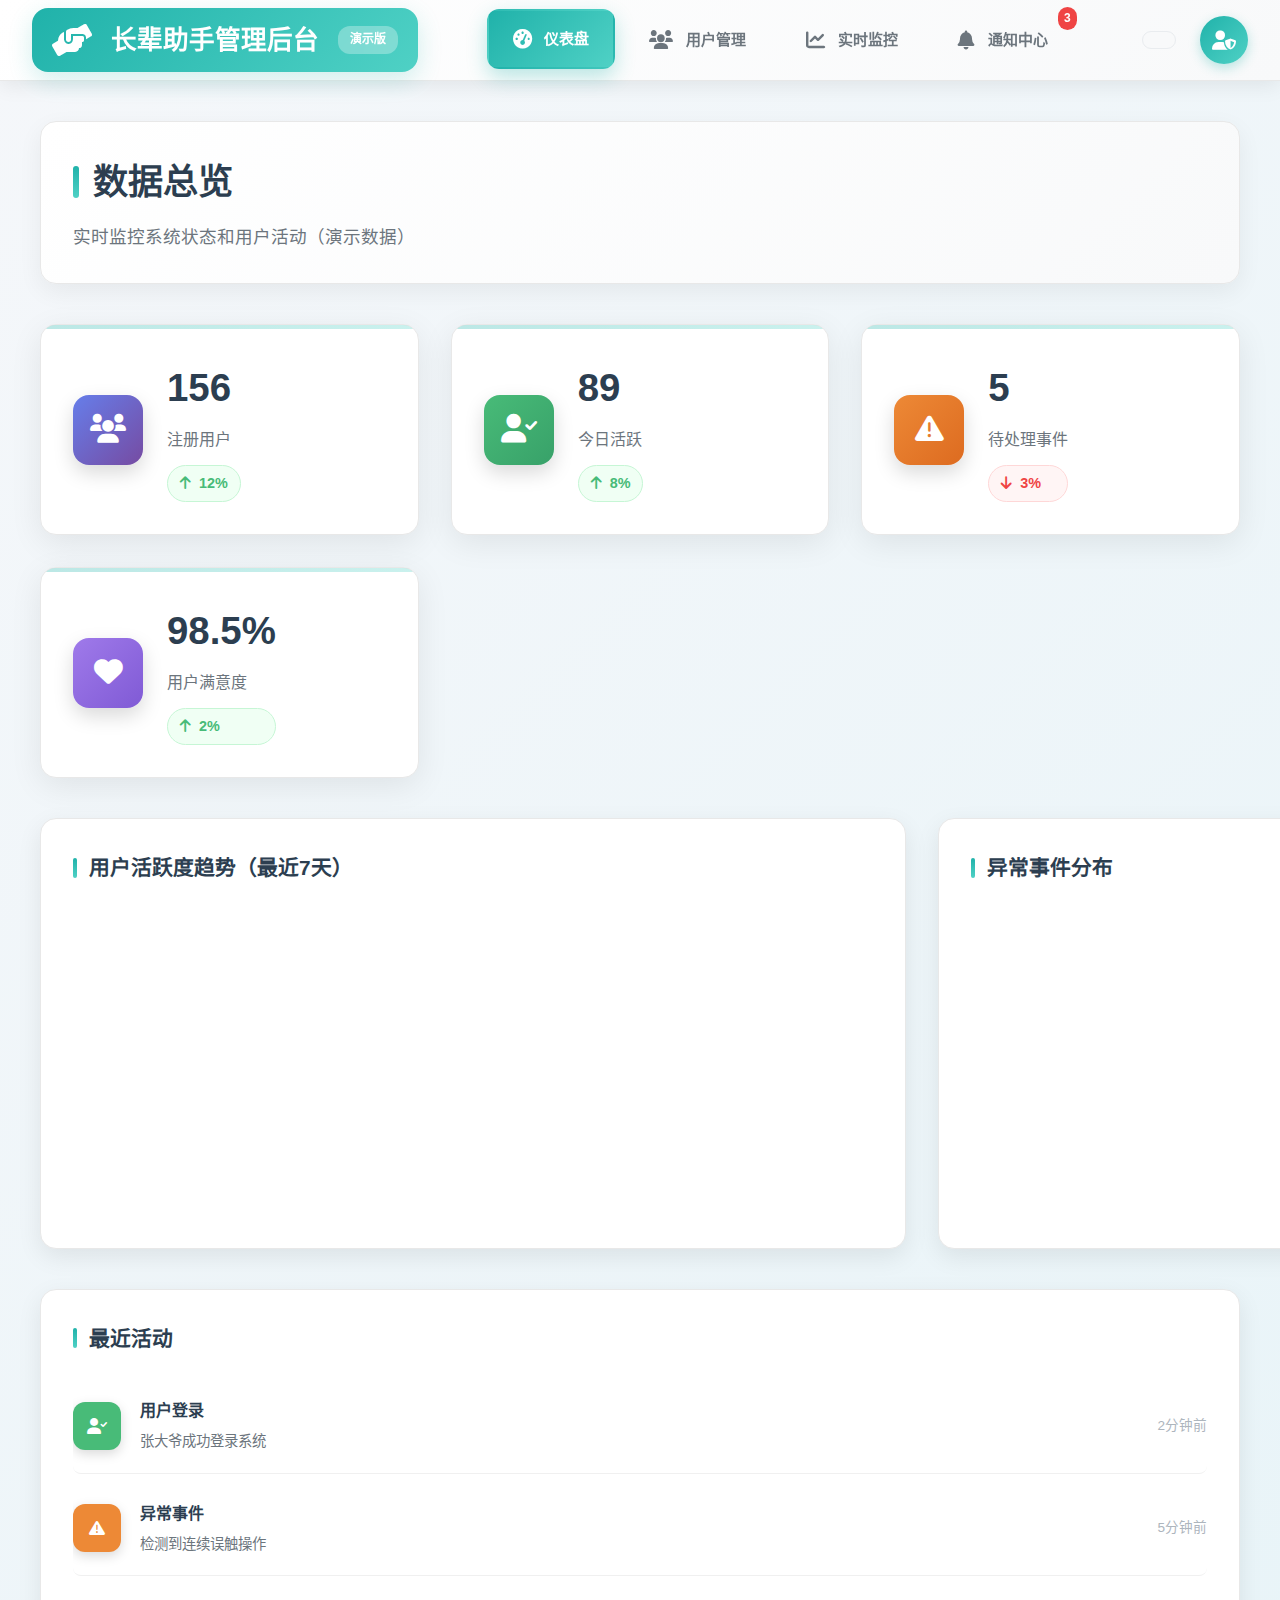
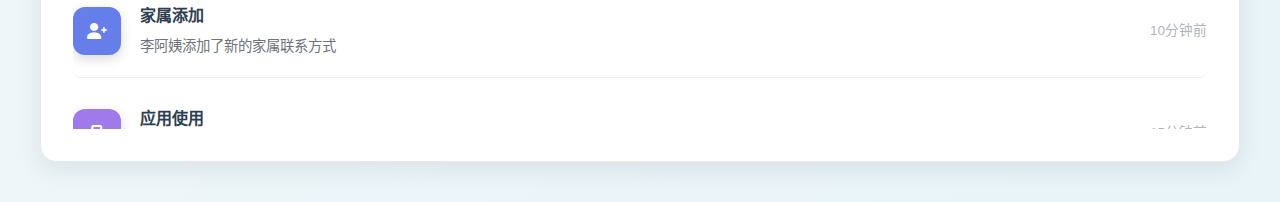
<file: demo.html>
<!DOCTYPE html>
<html lang="zh-CN">
<head>
    <meta charset="UTF-8">
    <meta name="viewport" content="width=device-width, initial-scale=1.0">
    <title>长辈级界面助手 - 家属管理后台 (演示版)</title>
    <link rel="stylesheet" href="public/styles.css">
    <link href="https://cdnjs.cloudflare.com/ajax/libs/font-awesome/6.0.0/css/all.min.css" rel="stylesheet">
    
    <!-- 现代化美化样式 -->
    <style>
        /* 现代化美化样式 - 适合老年用户的温暖设计 */
        
        /* 增强的全局样式 */
        body {
            font-family: -apple-system, BlinkMacSystemFont, 'Segoe UI', 'PingFang SC', 'Hiragino Sans GB', 'Microsoft YaHei', sans-serif;
            background: linear-gradient(135deg, #F5F7FA 0%, #E8F4F8 100%);
            min-height: 100vh;
            color: #2C3E50;
            font-size: 16px; /* 增大基础字体，适合老年用户 */
            line-height: 1.6;
        }
        
        /* 增强的应用容器 */
        .app-container {
            display: flex;
            flex-direction: column;
            min-height: 100vh;
            background: linear-gradient(135deg, #F5F7FA 0%, #E8F4F8 100%);
            position: relative;
        }
        
        .app-container::before {
            content: '';
            position: absolute;
            top: 0;
            left: 0;
            right: 0;
            bottom: 0;
            background: url('data:image/svg+xml,<svg width="60" height="60" viewBox="0 0 60 60" xmlns="http://www.w3.org/2000/svg"><g fill="none" fill-rule="evenodd"><g fill="%2320B2AA" fill-opacity="0.03"><circle cx="30" cy="30" r="4"/></g></svg>') repeat;
            pointer-events: none;
        }
        
        /* 增强的头部样式 */
        .header {
            background: linear-gradient(135deg, #fff 0%, #f8f9fa 100%);
            box-shadow: 0 4px 20px rgba(0, 0, 0, 0.08);
            position: sticky;
            top: 0;
            z-index: 1000;
            border-bottom: 1px solid #e8e8e8;
        }
        
        .header-content {
            display: flex;
            align-items: center;
            justify-content: space-between;
            padding: 0 2rem;
            height: 80px; /* 增加高度，更适合老年用户 */
            max-width: 1400px;
            margin: 0 auto;
        }
        
        /* 增强的Logo样式 */
        .logo {
            display: flex;
            align-items: center;
            gap: 1.2rem;
            padding: 12px 20px;
            background: linear-gradient(135deg, #20B2AA 0%, #4FD1C5 100%);
            border-radius: 16px;
            box-shadow: 0 8px 24px rgba(32, 178, 170, 0.2);
            transition: all 0.3s cubic-bezier(0.175, 0.885, 0.32, 1.275);
        }
        
        .logo:hover {
            transform: translateY(-2px);
            box-shadow: 0 12px 32px rgba(32, 178, 170, 0.3);
        }
        
        .logo i {
            font-size: 2rem;
            color: #fff;
        }
        
        .logo h1 {
            font-size: 1.6rem;
            font-weight: 700;
            color: #fff;
            margin: 0;
        }
        
        .demo-badge {
            background: rgba(255, 255, 255, 0.3);
            color: #fff;
            padding: 4px 12px;
            border-radius: 12px;
            font-size: 0.75rem;
            font-weight: 600;
            backdrop-filter: blur(10px);
        }
        
        /* 增强的导航菜单 */
        .nav-menu {
            display: flex;
            gap: 0.5rem;
            flex: 1;
            justify-content: center;
        }
        
        .nav-item {
            display: flex;
            align-items: center;
            gap: 0.8rem;
            padding: 1rem 1.5rem;
            border-radius: 12px;
            text-decoration: none;
            color: #6c757d;
            font-weight: 600;
            font-size: 15px;
            transition: all 0.3s cubic-bezier(0.175, 0.885, 0.32, 1.275);
            position: relative;
            border: 2px solid transparent;
        }
        
        .nav-item:hover {
            background: linear-gradient(135deg, #f0f7ff 0%, #e6f7ff 100%);
            color: #20B2AA;
            transform: translateY(-2px);
            border-color: rgba(32, 178, 170, 0.3);
        }
        
        .nav-item.active {
            background: linear-gradient(135deg, #20B2AA 0%, #4FD1C5 100%);
            color: #fff;
            box-shadow: 0 8px 20px rgba(32, 178, 170, 0.3);
            transform: translateY(-1px);
        }
        
        .nav-item i {
            font-size: 1.2rem;
        }
        
        /* 增强的用户信息区域 */
        .user-info {
            display: flex;
            align-items: center;
            gap: 1.5rem;
        }
        
        .current-time {
            font-size: 1rem;
            color: #6c757d;
            font-weight: 500;
            padding: 8px 16px;
            background: #f8f9fa;
            border-radius: 20px;
            border: 1px solid #e9ecef;
        }
        
        .user-avatar {
            width: 48px;
            height: 48px;
            border-radius: 50%;
            background: linear-gradient(135deg, #20B2AA 0%, #4FD1C5 100%);
            display: flex;
            align-items: center;
            justify-content: center;
            color: #fff;
            font-size: 1.2rem;
            box-shadow: 0 4px 12px rgba(32, 178, 170, 0.3);
            transition: all 0.3s ease;
        }
        
        .user-avatar:hover {
            transform: scale(1.1);
            box-shadow: 0 6px 20px rgba(32, 178, 170, 0.4);
        }
        
        /* 增强的主要内容区域 */
        .main-content {
            flex: 1;
            padding: 2.5rem;
            max-width: 1400px;
            margin: 0 auto;
            width: 100%;
            position: relative;
            z-index: 1;
        }
        
        /* 增强的页面标题 */
        .page-header {
            margin-bottom: 2.5rem;
            padding: 2rem;
            background: linear-gradient(135deg, #fff 0%, #f8f9fa 100%);
            border-radius: 16px;
            box-shadow: 0 8px 24px rgba(0, 0, 0, 0.06);
            border: 1px solid #e8e8e8;
        }
        
        .page-header h2 {
            font-size: 2.2rem;
            font-weight: 700;
            color: #2C3E50;
            margin-bottom: 0.8rem;
            position: relative;
            padding-left: 20px;
        }
        
        .page-header h2::before {
            content: '';
            position: absolute;
            left: 0;
            top: 50%;
            transform: translateY(-50%);
            width: 6px;
            height: 32px;
            background: linear-gradient(180deg, #20B2AA 0%, #4FD1C5 100%);
            border-radius: 3px;
        }
        
        .page-header p {
            color: #6c757d;
            font-size: 1.1rem;
            margin: 0;
        }
        
        /* 增强的统计卡片网格 */
        .stats-grid {
            display: grid;
            grid-template-columns: repeat(auto-fit, minmax(280px, 1fr));
            gap: 2rem;
            margin-bottom: 2.5rem;
        }
        
        .stat-card {
            background: #fff;
            border-radius: 16px;
            padding: 2rem;
            box-shadow: 0 8px 32px rgba(0, 0, 0, 0.08);
            display: flex;
            align-items: center;
            gap: 1.5rem;
            transition: all 0.4s cubic-bezier(0.175, 0.885, 0.32, 1.275);
            position: relative;
            overflow: hidden;
            border: 1px solid #e8e8e8;
        }
        
        .stat-card::before {
            content: '';
            position: absolute;
            top: 0;
            left: 0;
            right: 0;
            height: 4px;
            background: linear-gradient(90deg, rgba(32, 178, 170, 0.3) 0%, rgba(79, 209, 197, 0.3) 100%);
        }
        
        .stat-card:hover {
            transform: translateY(-8px) scale(1.02);
            box-shadow: 0 16px 48px rgba(0, 0, 0, 0.15);
        }
        
        .stat-icon {
            width: 70px;
            height: 70px;
            border-radius: 16px;
            display: flex;
            align-items: center;
            justify-content: center;
            font-size: 1.8rem;
            color: #fff;
            box-shadow: 0 8px 20px rgba(0, 0, 0, 0.15);
            transition: all 0.3s ease;
        }
        
        .stat-card:hover .stat-icon {
            transform: rotate(10deg) scale(1.1);
        }
        
        .stat-icon.blue { background: linear-gradient(135deg, #667eea, #764ba2); }
        .stat-icon.green { background: linear-gradient(135deg, #48bb78, #38a169); }
        .stat-icon.orange { background: linear-gradient(135deg, #ed8936, #dd6b20); }
        .stat-icon.purple { background: linear-gradient(135deg, #9f7aea, #805ad5); }
        
        .stat-content h3 {
            font-size: 2.4rem;
            font-weight: 700;
            color: #2C3E50;
            margin-bottom: 0.5rem;
        }
        
        .stat-content p {
            color: #6c757d;
            font-size: 1rem;
            margin-bottom: 0.8rem;
            font-weight: 500;
        }
        
        .stat-change {
            font-size: 0.9rem;
            font-weight: 600;
            display: flex;
            align-items: center;
            gap: 0.5rem;
            padding: 6px 12px;
            border-radius: 20px;
            background: #f8f9fa;
        }
        
        .stat-change.positive {
            color: #48bb78;
            background: #f0fff4;
            border: 1px solid #c6f6d5;
        }
        .stat-change.negative {
            color: #ef4444;
            background: #fff5f5;
            border: 1px solid #fed7d7;
        }
        
        /* 增强的图表容器 */
        .dashboard-charts {
            display: grid;
            grid-template-columns: 2fr 1fr;
            gap: 2rem;
            margin-bottom: 2.5rem;
        }
        
        .chart-container {
            background: #fff;
            border-radius: 16px;
            padding: 2rem;
            box-shadow: 0 8px 24px rgba(0, 0, 0, 0.08);
            border: 1px solid #e8e8e8;
        }
        
        .chart-container h3 {
            font-size: 1.3rem;
            font-weight: 600;
            color: #2C3E50;
            margin-bottom: 1.5rem;
            position: relative;
            padding-left: 16px;
        }
        
        .chart-container h3::before {
            content: '';
            position: absolute;
            left: 0;
            top: 50%;
            transform: translateY(-50%);
            width: 4px;
            height: 20px;
            background: linear-gradient(180deg, #20B2AA 0%, #4FD1C5 100%);
            border-radius: 2px;
        }
        
        /* 增强的最近活动 */
        .recent-activities {
            background: #fff;
            border-radius: 16px;
            padding: 2rem;
            box-shadow: 0 8px 24px rgba(0, 0, 0, 0.08);
            border: 1px solid #e8e8e8;
        }
        
        .recent-activities h3 {
            font-size: 1.3rem;
            font-weight: 600;
            color: #2C3E50;
            margin-bottom: 1.5rem;
            position: relative;
            padding-left: 16px;
        }
        
        .recent-activities h3::before {
            content: '';
            position: absolute;
            left: 0;
            top: 50%;
            transform: translateY(-50%);
            width: 4px;
            height: 20px;
            background: linear-gradient(180deg, #20B2AA 0%, #4FD1C5 100%);
            border-radius: 2px;
        }
        
        .activity-list {
            max-height: 350px;
            overflow-y: auto;
        }
        
        .activity-item {
            display: flex;
            align-items: center;
            gap: 1.2rem;
            padding: 1.2rem 0;
            border-bottom: 1px solid #f0f0f0;
            transition: all 0.3s ease;
            border-radius: 8px;
            margin-bottom: 0.5rem;
        }
        
        .activity-item:hover {
            background: #f8f9fa;
            padding-left: 1rem;
            padding-right: 1rem;
        }
        
        .activity-item:last-child {
            border-bottom: none;
        }
        
        .activity-icon {
            width: 48px;
            height: 48px;
            border-radius: 12px;
            display: flex;
            align-items: center;
            justify-content: center;
            font-size: 1rem;
            color: #fff;
            box-shadow: 0 4px 12px rgba(0, 0, 0, 0.15);
            transition: all 0.3s ease;
        }
        
        .activity-item:hover .activity-icon {
            transform: scale(1.1) rotate(5deg);
        }
        
        .activity-content {
            flex: 1;
        }
        
        .activity-content h4 {
            font-size: 1rem;
            font-weight: 600;
            color: #2C3E50;
            margin-bottom: 0.4rem;
        }
        
        .activity-content p {
            font-size: 0.9rem;
            color: #6c757d;
            margin: 0;
        }
        
        .activity-time {
            font-size: 0.85rem;
            color: #adb5bd;
            font-weight: 500;
        }
        
        /* 增强的按钮样式 */
        .btn {
            padding: 1rem 2rem;
            border: none;
            border-radius: 12px;
            font-weight: 600;
            cursor: pointer;
            transition: all 0.3s cubic-bezier(0.175, 0.885, 0.32, 1.275);
            display: inline-flex;
            align-items: center;
            gap: 0.8rem;
            font-size: 1rem;
            box-shadow: 0 4px 12px rgba(0, 0, 0, 0.1);
        }
        
        .btn-primary {
            background: linear-gradient(135deg, #20B2AA 0%, #4FD1C5 100%);
            color: #fff;
            border: 2px solid transparent;
        }
        
        .btn-primary:hover {
            transform: translateY(-2px);
            box-shadow: 0 8px 24px rgba(32, 178, 170, 0.3);
        }
        
        .btn-secondary {
            background: #f8f9fa;
            color: #495057;
            border: 2px solid #e9ecef;
        }
        
        .btn-secondary:hover {
            background: #e9ecef;
            transform: translateY(-1px);
        }
        
        .btn-danger {
            background: linear-gradient(135deg, #ef4444 0%, #dc2626 100%);
            color: #fff;
        }
        
        .btn-danger:hover {
            transform: translateY(-2px);
            box-shadow: 0 8px 24px rgba(239, 68, 68, 0.3);
        }
        
        /* 响应式设计增强 */
        @media (max-width: 768px) {
            .header-content {
                padding: 0 1rem;
                height: 70px;
            }
            
            .main-content {
                padding: 1.5rem;
            }
            
            .stats-grid {
                grid-template-columns: repeat(auto-fit, minmax(250px, 1fr));
                gap: 1.5rem;
            }
            
            .dashboard-charts {
                grid-template-columns: 1fr;
                gap: 1.5rem;
            }
            
            .page-header {
                padding: 1.5rem;
            }
            
            .page-header h2 {
                font-size: 1.8rem;
            }
            
            .nav-menu {
                gap: 0.3rem;
            }
            
            .nav-item {
                padding: 0.8rem 1rem;
                font-size: 14px;
            }
            
            .nav-item span {
                display: none; /* 移动端隐藏文字，只显示图标 */
            }
        }
        
        @media (max-width: 576px) {
            .stats-grid {
                grid-template-columns: 1fr;
            }
            
            .stat-card {
                padding: 1.5rem;
            }
            
            .stat-icon {
                width: 60px;
                height: 60px;
                font-size: 1.5rem;
            }
            
            .stat-content h3 {
                font-size: 2rem;
            }
            
            .logo {
                padding: 8px 16px;
            }
            
            .logo h1 {
                font-size: 1.3rem;
            }
            
            .demo-badge {
                display: none;
            }
        }
        
        /* 动画效果 */
        @keyframes fadeIn {
            from {
                opacity: 0;
                transform: translateY(20px);
            }
            to {
                opacity: 1;
                transform: translateY(0);
            }
        }
        
        @keyframes slideInUp {
            from {
                opacity: 0;
                transform: translateY(30px);
            }
            to {
                opacity: 1;
                transform: translateY(0);
            }
        }
        
        @keyframes pulse {
            0% {
                transform: scale(1);
                opacity: 1;
            }
            50% {
                transform: scale(1.05);
                opacity: 0.8;
            }
            100% {
                transform: scale(1);
                opacity: 1;
            }
        }
        
        .page.active {
            display: block;
            animation: fadeIn 0.6s cubic-bezier(0.175, 0.885, 0.32, 1.275);
        }
        
        .stat-card {
            animation: slideInUp 0.6s cubic-bezier(0.175, 0.885, 0.32, 1.275);
        }
        
        .stat-card:nth-child(1) { animation-delay: 0.1s; }
        .stat-card:nth-child(2) { animation-delay: 0.2s; }
        .stat-card:nth-child(3) { animation-delay: 0.3s; }
        .stat-card:nth-child(4) { animation-delay: 0.4s; }
        
        /* 高对比度模式支持 */
        @media (prefers-contrast: high) {
            .stat-card {
                border: 2px solid #000;
            }
            
            .nav-item {
                border: 2px solid #000;
            }
            
            .btn {
                border: 2px solid #000;
            }
        }
        
        /* 减少动画模式支持 */
        @media (prefers-reduced-motion: reduce) {
            *,
            *::before,
            *::after {
                animation-duration: 0.01ms !important;
                animation-iteration-count: 1 !important;
                transition-duration: 0.01ms !important;
            }
        }
        
        /* 深色模式支持 */
        @media (prefers-color-scheme: dark) {
            body {
                background: linear-gradient(135deg, #1a1a1a 0%, #2d2d2d 100%);
                color: #fff;
            }
            
            .header {
                background: linear-gradient(135deg, #2d2d2d 0%, #404040 100%);
            }
            
            .page-header,
            .stat-card,
            .chart-container,
            .recent-activities {
                background: #2d2d2d;
                border-color: #404040;
            }
            
            .page-header h2,
            .stat-content h3,
            .chart-container h3,
            .recent-activities h3 {
                color: #fff;
            }
            
            .stat-content p,
            .activity-content p,
            .activity-time {
                color: #ccc;
            }
        }
    </style>
</head>
<body>
    <div class="app-container">
        <!-- 顶部导航栏 -->
        <header class="header">
            <div class="header-content">
                <div class="logo">
                    <i class="fas fa-hands-helping"></i>
                    <h1>长辈助手管理后台</h1>
                    <span class="demo-badge">演示版</span>
                </div>
                <nav class="nav-menu">
                    <a href="#dashboard" class="nav-item active" data-page="dashboard">
                        <i class="fas fa-tachometer-alt"></i>
                        <span>仪表盘</span>
                    </a>
                    <a href="#users" class="nav-item" data-page="users">
                        <i class="fas fa-users"></i>
                        <span>用户管理</span>
                    </a>
                    <a href="#monitoring" class="nav-item" data-page="monitoring">
                        <i class="fas fa-chart-line"></i>
                        <span>实时监控</span>
                    </a>
                    <a href="#notifications" class="nav-item" data-page="notifications">
                        <i class="fas fa-bell"></i>
                        <span>通知中心</span>
                        <span class="notification-badge" id="notificationBadge">3</span>
                    </a>
                </nav>
                <div class="user-info">
                    <span class="current-time" id="currentTime"></span>
                    <div class="user-avatar">
                        <i class="fas fa-user-shield"></i>
                    </div>
                </div>
            </div>
        </header>

        <!-- 主要内容区域 -->
        <main class="main-content">
            <!-- 仪表盘页面 -->
            <div class="page dashboard-page active" id="dashboard">
                <div class="page-header">
                    <h2>数据总览</h2>
                    <p>实时监控系统状态和用户活动（演示数据）</p>
                </div>

                <div class="stats-grid">
                    <div class="stat-card">
                        <div class="stat-icon blue">
                            <i class="fas fa-users"></i>
                        </div>
                        <div class="stat-content">
                            <h3>156</h3>
                            <p>注册用户</p>
                            <span class="stat-change positive">
                                <i class="fas fa-arrow-up"></i> 12%
                            </span>
                        </div>
                    </div>

                    <div class="stat-card">
                        <div class="stat-icon green">
                            <i class="fas fa-user-check"></i>
                        </div>
                        <div class="stat-content">
                            <h3>89</h3>
                            <p>今日活跃</p>
                            <span class="stat-change positive">
                                <i class="fas fa-arrow-up"></i> 8%
                            </span>
                        </div>
                    </div>

                    <div class="stat-card">
                        <div class="stat-icon orange">
                            <i class="fas fa-exclamation-triangle"></i>
                        </div>
                        <div class="stat-content">
                            <h3>5</h3>
                            <p>待处理事件</p>
                            <span class="stat-change negative">
                                <i class="fas fa-arrow-down"></i> 3%
                            </span>
                        </div>
                    </div>

                    <div class="stat-card">
                        <div class="stat-icon purple">
                            <i class="fas fa-heart"></i>
                        </div>
                        <div class="stat-content">
                            <h3>98.5%</h3>
                            <p>用户满意度</p>
                            <span class="stat-change positive">
                                <i class="fas fa-arrow-up"></i> 2%
                            </span>
                        </div>
                    </div>
                </div>

                <div class="dashboard-charts">
                    <div class="chart-container">
                        <h3>用户活跃度趋势（最近7天）</h3>
                        <canvas id="activityChart" width="800" height="300"></canvas>
                    </div>
                    <div class="chart-container">
                        <h3>异常事件分布</h3>
                        <canvas id="eventsChart" width="400" height="300"></canvas>
                    </div>
                </div>

                <div class="recent-activities">
                    <h3>最近活动</h3>
                    <div class="activity-list" id="recentActivities">
                        <div class="activity-item">
                            <div class="activity-icon" style="background: #48bb78">
                                <i class="fas fa-user-check"></i>
                            </div>
                            <div class="activity-content">
                                <h4>用户登录</h4>
                                <p>张大爷成功登录系统</p>
                            </div>
                            <div class="activity-time">2分钟前</div>
                        </div>
                        <div class="activity-item">
                            <div class="activity-icon" style="background: #ed8936">
                                <i class="fas fa-exclamation-triangle"></i>
                            </div>
                            <div class="activity-content">
                                <h4>异常事件</h4>
                                <p>检测到连续误触操作</p>
                            </div>
                            <div class="activity-time">5分钟前</div>
                        </div>
                        <div class="activity-item">
                            <div class="activity-icon" style="background: #667eea">
                                <i class="fas fa-user-plus"></i>
                            </div>
                            <div class="activity-content">
                                <h4>家属添加</h4>
                                <p>李阿姨添加了新的家属联系方式</p>
                            </div>
                            <div class="activity-time">10分钟前</div>
                        </div>
                        <div class="activity-item">
                            <div class="activity-icon" style="background: #9f7aea">
                                <i class="fas fa-mobile-alt"></i>
                            </div>
                            <div class="activity-content">
                                <h4>应用使用</h4>
                                <p>王大爷正在使用微信</p>
                            </div>
                            <div class="activity-time">15分钟前</div>
                        </div>
                        <div class="activity-item">
                            <div class="activity-icon" style="background: #ef4444">
                                <i class="fas fa-hands-helping"></i>
                            </div>
                            <div class="activity-content">
                                <h4>求助请求</h4>
                                <p>用户请求远程协助</p>
                            </div>
                            <div class="activity-time">20分钟前</div>
                        </div>
                    </div>
                </div>
            </div>

            <!-- 用户管理页面 -->
            <div class="page users-page" id="users">
                <div class="page-header">
                    <div class="header-left">
                        <h2>用户管理</h2>
                        <p>管理和查看所有注册用户信息（演示数据）</p>
                    </div>
                    <button class="btn btn-primary" onclick="showDemoNotification()">
                        <i class="fas fa-plus"></i>
                        添加用户（演示）
                    </button>
                </div>

                <div class="users-filters">
                    <div class="filter-group">
                        <input type="text" placeholder="搜索用户姓名或手机号" id="userSearch">
                        <i class="fas fa-search"></i>
                    </div>
                    <select id="statusFilter">
                        <option value="">所有状态</option>
                        <option value="active">活跃用户</option>
                        <option value="inactive">非活跃用户</option>
                    </select>
                </div>

                <div class="users-table-container">
                    <table class="users-table">
                        <thead>
                            <tr>
                                <th>用户信息</th>
                                <th>设备ID</th>
                                <th>主要家属</th>
                                <th>注册时间</th>
                                <th>最后活跃</th>
                                <th>状态</th>
                                <th>操作</th>
                            </tr>
                        </thead>
                        <tbody id="usersTableBody">
                            <tr>
                                <td>
                                    <div class="user-info-cell">
                                        <div class="user-avatar-small">张</div>
                                        <div class="user-details">
                                            <h4>张大爷</h4>
                                            <p>138****5678</p>
                                        </div>
                                    </div>
                                </td>
                                <td>DEVICE_001</td>
                                <td>张小明 (子女)</td>
                                <td>2024-01-15 09:30</td>
                                <td>2024-12-11 14:23</td>
                                <td><span class="status-badge active">活跃</span></td>
                                <td>
                                    <div class="action-buttons">
                                        <button class="action-btn" title="查看详情"><i class="fas fa-eye"></i></button>
                                        <button class="action-btn" title="添加家属"><i class="fas fa-user-plus"></i></button>
                                        <button class="action-btn" title="编辑用户"><i class="fas fa-edit"></i></button>
                                        <button class="action-btn" title="删除用户"><i class="fas fa-trash"></i></button>
                                    </div>
                                </td>
                            </tr>
                            <tr>
                                <td>
                                    <div class="user-info-cell">
                                        <div class="user-avatar-small">李</div>
                                        <div class="user-details">
                                            <h4>李阿姨</h4>
                                            <p>139****1234</p>
                                        </div>
                                    </div>
                                </td>
                                <td>DEVICE_002</td>
                                <td>李小红 (子女)</td>
                                <td>2024-02-20 10:15</td>
                                <td>2024-12-11 13:45</td>
                                <td><span class="status-badge active">活跃</span></td>
                                <td>
                                    <div class="action-buttons">
                                        <button class="action-btn" title="查看详情"><i class="fas fa-eye"></i></button>
                                        <button class="action-btn" title="添加家属"><i class="fas fa-user-plus"></i></button>
                                        <button class="action-btn" title="编辑用户"><i class="fas fa-edit"></i></button>
                                        <button class="action-btn" title="删除用户"><i class="fas fa-trash"></i></button>
                                    </div>
                                </td>
                            </tr>
                            <tr>
                                <td>
                                    <div class="user-info-cell">
                                        <div class="user-avatar-small">王</div>
                                        <div class="user-details">
                                            <h4>王大爷</h4>
                                            <p>136****9876</p>
                                        </div>
                                    </div>
                                </td>
                                <td>DEVICE_003</td>
                                <td>王小军 (子女)</td>
                                <td>2024-03-10 14:20</td>
                                <td>2024-12-10 16:30</td>
                                <td><span class="status-badge inactive">非活跃</span></td>
                                <td>
                                    <div class="action-buttons">
                                        <button class="action-btn" title="查看详情"><i class="fas fa-eye"></i></button>
                                        <button class="action-btn" title="添加家属"><i class="fas fa-user-plus"></i></button>
                                        <button class="action-btn" title="编辑用户"><i class="fas fa-edit"></i></button>
                                        <button class="action-btn" title="删除用户"><i class="fas fa-trash"></i></button>
                                    </div>
                                </td>
                            </tr>
                            <tr>
                                <td>
                                    <div class="user-info-cell">
                                        <div class="user-avatar-small">赵</div>
                                        <div class="user-details">
                                            <h4>赵阿姨</h4>
                                            <p>137****4321</p>
                                        </div>
                                    </div>
                                </td>
                                <td>DEVICE_004</td>
                                <td>赵小丽 (子女)</td>
                                <td>2024-04-05 11:45</td>
                                <td>2024-12-11 15:12</td>
                                <td><span class="status-badge active">活跃</span></td>
                                <td>
                                    <div class="action-buttons">
                                        <button class="action-btn" title="查看详情"><i class="fas fa-eye"></i></button>
                                        <button class="action-btn" title="添加家属"><i class="fas fa-user-plus"></i></button>
                                        <button class="action-btn" title="编辑用户"><i class="fas fa-edit"></i></button>
                                        <button class="action-btn" title="删除用户"><i class="fas fa-trash"></i></button>
                                    </div>
                                </td>
                            </tr>
                            <tr>
                                <td>
                                    <div class="user-info-cell">
                                        <div class="user-avatar-small">孙</div>
                                        <div class="user-details">
                                            <h4>孙大爷</h4>
                                            <p>135****6789</p>
                                        </div>
                                    </div>
                                </td>
                                <td>DEVICE_005</td>
                                <td>孙小华 (子女)</td>
                                <td>2024-05-12 09:00</td>
                                <td>2024-12-09 10:20</td>
                                <td><span class="status-badge inactive">非活跃</span></td>
                                <td>
                                    <div class="action-buttons">
                                        <button class="action-btn" title="查看详情"><i class="fas fa-eye"></i></button>
                                        <button class="action-btn" title="添加家属"><i class="fas fa-user-plus"></i></button>
                                        <button class="action-btn" title="编辑用户"><i class="fas fa-edit"></i></button>
                                        <button class="action-btn" title="删除用户"><i class="fas fa-trash"></i></button>
                                    </div>
                                </td>
                            </tr>
                        </tbody>
                    </table>
                </div>
            </div>

            <!-- 实时监控页面 -->
            <div class="page monitoring-page" id="monitoring">
                <div class="page-header">
                    <h2>实时监控</h2>
                    <p>监控用户当前状态和使用情况（演示数据）</p>
                </div>

                <div class="monitoring-grid">
                    <div class="monitor-card">
                        <h3>在线用户</h3>
                        <div class="online-users" id="onlineUsers">
                            <div class="online-user-item">
                                <div class="online-indicator"></div>
                                <div class="user-avatar-small">张</div>
                                <div class="user-details">
                                    <h4>张大爷</h4>
                                    <p>使用微信</p>
                                </div>
                                <div class="activity-time">刚刚</div>
                            </div>
                            <div class="online-user-item">
                                <div class="online-indicator"></div>
                                <div class="user-avatar-small">李</div>
                                <div class="user-details">
                                    <h4>李阿姨</h4>
                                    <p>今日步数: 2,345</p>
                                </div>
                                <div class="activity-time">1分钟前</div>
                            </div>
                            <div class="online-user-item">
                                <div class="online-indicator"></div>
                                <div class="user-avatar-small">王</div>
                                <div class="user-details">
                                    <h4>王大爷</h4>
                                    <p>观看新闻</p>
                                </div>
                                <div class="activity-time">2分钟前</div>
                            </div>
                            <div class="online-user-item">
                                <div class="online-indicator"></div>
                                <div class="user-avatar-small">赵</div>
                                <div class="user-details">
                                    <h4>赵阿姨</h4>
                                    <p>通话中</p>
                                </div>
                                <div class="activity-time">3分钟前</div>
                            </div>
                        </div>
                    </div>

                    <div class="monitor-card">
                        <h3>实时事件流</h3>
                        <div class="event-stream" id="eventStream">
                            <div class="event-item">
                                <div class="event-time">刚刚</div>
                                <div class="event-content">
                                    <div class="event-type">应用启动</div>
                                    <div>张大爷启动了微信应用</div>
                                </div>
                            </div>
                            <div class="event-item">
                                <div class="event-time">1分钟前</div>
                                <div class="event-content">
                                    <div class="event-type">按钮点击</div>
                                    <div>李阿姨点击了"发送消息"按钮</div>
                                </div>
                            </div>
                            <div class="event-item">
                                <div class="event-time">3分钟前</div>
                                <div class="event-content">
                                    <div class="event-type">错误检测</div>
                                    <div>检测到王大爷连续误触3次</div>
                                </div>
                            </div>
                            <div class="event-item">
                                <div class="event-time">5分钟前</div>
                                <div class="event-content">
                                    <div class="event-type">语音辅助</div>
                                    <div>赵阿姨使用了语音朗读功能</div>
                                </div>
                            </div>
                            <div class="event-item">
                                <div class="event-time">8分钟前</div>
                                <div class="event-content">
                                    <div class="event-type">悬浮球操作</div>
                                    <div>孙大爷点击了悬浮球助手</div>
                                </div>
                            </div>
                        </div>
                    </div>
                </div>

                <div class="monitoring-details">
                    <div class="user-detail-card" id="userDetailCard" style="display: none;">
                        <h3>用户详情</h3>
                        <div class="user-detail-content">
                            <div class="user-info-section">
                                <h4>基本信息</h4>
                                <p><strong>姓名:</strong> 张大爷</p>
                                <p><strong>手机:</strong> 138****5678</p>
                                <p><strong>邮箱:</strong> zhang@example.com</p>
                                <p><strong>注册时间:</strong> 2024-01-15 09:30</p>
                                <p><strong>最后活跃:</strong> 2024-12-11 14:23</p>
                            </div>
                            
                            <div class="family-section">
                                <h4>家属信息</h4>
                                <div class="family-member">
                                    <p><strong>张小明</strong> (子女)</p>
                                    <p>电话: 139****1111</p>
                                    <span class="status-badge active">主要联系人</span>
                                </div>
                                <div class="family-member">
                                    <p><strong>张小红</strong> (子女)</p>
                                    <p>电话: 138****2222</p>
                                </div>
                            </div>
                            
                            <div class="usage-section">
                                <h4>最近使用记录</h4>
                                <div class="usage-log">
                                    <p><strong>微信</strong> - 发送消息</p>
                                    <p>2024-12-11 14:23</p>
                                </div>
                                <div class="usage-log">
                                    <p><strong>电话</strong> - 拨打电话</p>
                                    <p>2024-12-11 13:45</p>
                                </div>
                                <div class="usage-log">
                                    <p><strong>新闻</strong> - 阅读新闻</p>
                                    <p>2024-12-11 12:30</p>
                                </div>
                            </div>
                        </div>
                    </div>
                </div>
            </div>

            <!-- 通知中心页面 -->
            <div class="page notifications-page" id="notifications">
                <div class="page-header">
                    <h2>通知中心</h2>
                    <p>查看和管理系统通知（演示数据）</p>
                </div>

                <div class="notifications-filters">
                    <button class="filter-btn active" data-filter="all">全部</button>
                    <button class="filter-btn" data-filter="warning">警告</button>
                    <button class="filter-btn" data-filter="info">信息</button>
                    <button class="filter-btn" data-filter="success">成功</button>
                </div>

                <div class="notifications-list" id="notificationsList">
                    <div class="notification-item unread">
                        <div class="notification-icon warning">
                            <i class="fas fa-exclamation-triangle"></i>
                        </div>
                        <div class="notification-content">
                            <div class="notification-title">异常事件提醒</div>
                            <div class="notification-message">张大爷连续触发了5次误操作，建议检查</div>
                            <div class="notification-time">10分钟前</div>
                        </div>
                    </div>
                    <div class="notification-item unread">
                        <div class="notification-icon info">
                            <i class="fas fa-info-circle"></i>
                        </div>
                        <div class="notification-content">
                            <div class="notification-title">用户添加成功</div>
                            <div class="notification-message">新用户李阿姨已成功注册</div>
                            <div class="notification-time">1小时前</div>
                        </div>
                    </div>
                    <div class="notification-item unread">
                        <div class="notification-icon success">
                            <i class="fas fa-check-circle"></i>
                        </div>
                        <div class="notification-content">
                            <div class="notification-title">远程协助完成</div>
                            <div class="notification-message">已成功帮助王大爷解决微信使用问题</div>
                            <div class="notification-time">2小时前</div>
                        </div>
                    </div>
                    <div class="notification-item">
                        <div class="notification-icon error">
                            <i class="fas fa-times-circle"></i>
                        </div>
                        <div class="notification-content">
                            <div class="notification-title">连接失败</div>
                            <div class="notification-message">无法连接到赵阿姨的设备</div>
                            <div class="notification-time">3小时前</div>
                        </div>
                    </div>
                    <div class="notification-item">
                        <div class="notification-icon info">
                            <i class="fas fa-info-circle"></i>
                        </div>
                        <div class="notification-content">
                            <div class="notification-title">系统更新</div>
                            <div class="notification-message">系统已更新到最新版本v2.1.0</div>
                            <div class="notification-time">5小时前</div>
                        </div>
                    </div>
                </div>
            </div>
        </main>
    </div>

    <script>
        // 演示版JavaScript
        document.addEventListener('DOMContentLoaded', function() {
            initializeDemo();
        });

        function initializeDemo() {
            // 初始化导航
            initializeNavigation();
            
            // 初始化时间显示
            updateCurrentTime();
            setInterval(updateCurrentTime, 1000);
            
            // 初始化筛选器
            initializeFilters();
            
            // 初始化图表
            initializeCharts();
            
            // 模拟实时数据更新
            simulateRealTimeUpdates();
        }

        function initializeNavigation() {
            const navItems = document.querySelectorAll('.nav-item');
            
            navItems.forEach(item => {
                item.addEventListener('click', function(e) {
                    e.preventDefault();
                    
                    const targetPage = this.dataset.page;
                    if (!target
</file>
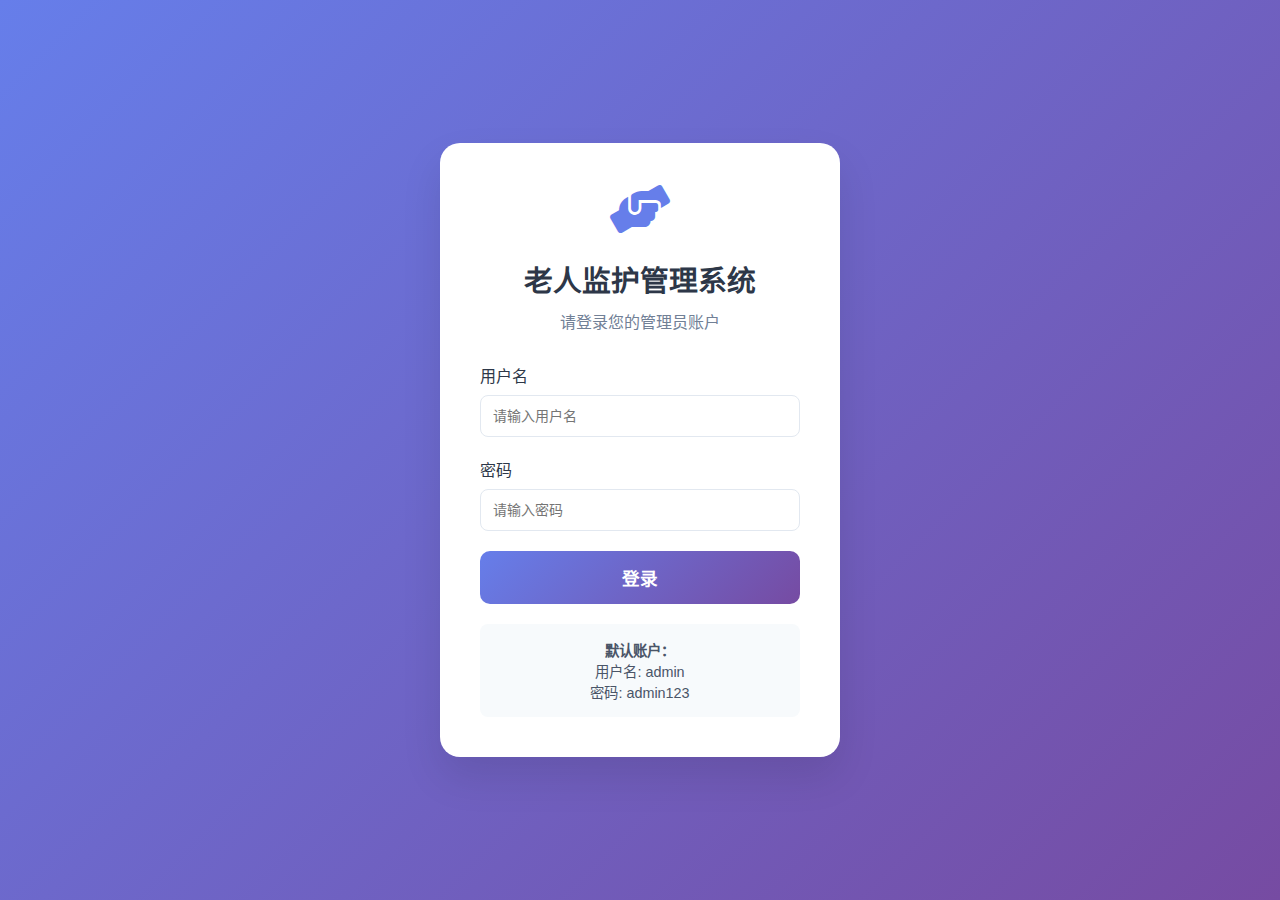
<file: public/login.html>
<!DOCTYPE html>
<html lang="zh-CN">
<head>
    <meta charset="UTF-8">
    <meta name="viewport" content="width=device-width, initial-scale=1.0">
    <title>登录 - 老人监护管理系统</title>
    <link rel="stylesheet" href="styles.css">
    <link href="https://cdnjs.cloudflare.com/ajax/libs/font-awesome/6.0.0/css/all.min.css" rel="stylesheet">
    <style>
        .login-container {
            min-height: 100vh;
            background: linear-gradient(135deg, #667eea 0%, #764ba2 100%);
            display: flex;
            align-items: center;
            justify-content: center;
            padding: 20px;
        }
        
        .login-card {
            background: white;
            border-radius: 20px;
            box-shadow: 0 20px 40px rgba(0, 0, 0, 0.1);
            padding: 40px;
            width: 100%;
            max-width: 400px;
            text-align: center;
        }
        
        .login-logo {
            font-size: 3rem;
            color: #667eea;
            margin-bottom: 20px;
        }
        
        .login-title {
            font-size: 1.8rem;
            color: #2d3748;
            margin-bottom: 10px;
        }
        
        .login-subtitle {
            color: #718096;
            margin-bottom: 30px;
        }
        
        .form-group {
            margin-bottom: 20px;
            text-align: left;
        }
        
        .form-label {
            display: block;
            margin-bottom: 8px;
            color: #4a5568;
            font-weight: 500;
        }
        
        .form-input {
            width: 100%;
            padding: 12px 16px;
            border: 2px solid #e2e8f0;
            border-radius: 10px;
            font-size: 1rem;
            transition: border-color 0.3s ease;
            box-sizing: border-box;
        }
        
        .form-input:focus {
            outline: none;
            border-color: #667eea;
        }
        
        .login-btn {
            width: 100%;
            padding: 14px;
            background: linear-gradient(135deg, #667eea 0%, #764ba2 100%);
            color: white;
            border: none;
            border-radius: 10px;
            font-size: 1.1rem;
            font-weight: 600;
            cursor: pointer;
            transition: transform 0.2s ease;
        }
        
        .login-btn:hover {
            transform: translateY(-2px);
        }
        
        .login-btn:disabled {
            opacity: 0.6;
            cursor: not-allowed;
            transform: none;
        }
        
        .error-message {
            background: #fed7d7;
            color: #c53030;
            padding: 12px;
            border-radius: 8px;
            margin-bottom: 20px;
            display: none;
        }
        
        .success-message {
            background: #c6f6d5;
            color: #22543d;
            padding: 12px;
            border-radius: 8px;
            margin-bottom: 20px;
            display: none;
        }
        
        .default-hint {
            margin-top: 20px;
            padding: 15px;
            background: #f7fafc;
            border-radius: 8px;
            font-size: 0.9rem;
            color: #4a5568;
        }
        
        .loading {
            display: none;
            margin-left: 10px;
        }
    </style>
</head>
<body>
    <div class="login-container">
        <div class="login-card">
            <div class="login-logo">
                <i class="fas fa-hands-helping"></i>
            </div>
            <h1 class="login-title">老人监护管理系统</h1>
            <p class="login-subtitle">请登录您的管理员账户</p>
            
            <div class="error-message" id="errorMessage"></div>
            <div class="success-message" id="successMessage"></div>
            
            <form id="loginForm">
                <div class="form-group">
                    <label class="form-label" for="username">用户名</label>
                    <input type="text" id="username" name="username" class="form-input" placeholder="请输入用户名" required>
                </div>
                
                <div class="form-group">
                    <label class="form-label" for="password">密码</label>
                    <input type="password" id="password" name="password" class="form-input" placeholder="请输入密码" required>
                </div>
                
                <button type="submit" class="login-btn" id="loginBtn">
                    <span>登录</span>
                    <span class="loading">
                        <i class="fas fa-spinner fa-spin"></i>
                    </span>
                </button>
            </form>
            
            <div class="default-hint">
                <strong>默认账户：</strong><br>
                用户名: admin<br>
                密码: admin123
            </div>
        </div>
    </div>

    <script>
        // 检查是否已登录
        if (localStorage.getItem('authToken')) {
            window.location.href = '/';
        }

        document.getElementById('loginForm').addEventListener('submit', async function(e) {
            e.preventDefault();
            
            const username = document.getElementById('username').value;
            const password = document.getElementById('password').value;
            const loginBtn = document.getElementById('loginBtn');
            const loading = loginBtn.querySelector('.loading');
            const errorMessage = document.getElementById('errorMessage');
            const successMessage = document.getElementById('successMessage');
            
            // 隐藏消息
            errorMessage.style.display = 'none';
            successMessage.style.display = 'none';
            
            // 显示加载状态
            loginBtn.disabled = true;
            loading.style.display = 'inline-block';
            
            try {
                const response = await fetch('/api/auth/login', {
                    method: 'POST',
                    headers: {
                        'Content-Type': 'application/json',
                    },
                    body: JSON.stringify({ username, password })
                });
                
                const data = await response.json();
                
                if (response.ok) {
                    // 登录成功
                    localStorage.setItem('authToken', data.token);
                    localStorage.setItem('user', JSON.stringify(data.user));
                    
                    successMessage.textContent = data.message || '登录成功，正在跳转...';
                    successMessage.style.display = 'block';
                    
                    // 延迟跳转
                    setTimeout(() => {
                        window.location.href = '/';
                    }, 1500);
                } else {
                    // 登录失败
                    errorMessage.textContent = data.error || '登录失败，请重试';
                    errorMessage.style.display = 'block';
                }
            } catch (error) {
                console.error('登录错误:', error);
                errorMessage.textContent = '网络错误，请检查连接后重试';
                errorMessage.style.display = 'block';
            } finally {
                // 恢复按钮状态
                loginBtn.disabled = false;
                loading.style.display = 'none';
            }
        });
    </script>
</body>
</html>
</file>
<file: public/styles.css>
/* 全局样式重置 */
* {
    margin: 0;
    padding: 0;
    box-sizing: border-box;
}

body {
    font-family: -apple-system, BlinkMacSystemFont, 'Segoe UI', 'PingFang SC', 'Hiragino Sans GB', 'Microsoft YaHei', sans-serif;
    background: linear-gradient(135deg, #667eea 0%, #764ba2 100%);
    min-height: 100vh;
    color: #333;
}

/* 应用容器 */
.app-container {
    display: flex;
    flex-direction: column;
    min-height: 100vh;
    background: #f8f9fc;
}

/* 顶部导航栏 */
.header {
    background: #fff;
    box-shadow: 0 2px 10px rgba(0,0,0,0.1);
    position: sticky;
    top: 0;
    z-index: 1000;
}

.header-content {
    display: flex;
    align-items: center;
    justify-content: space-between;
    padding: 0 2rem;
    height: 70px;
    max-width: 1400px;
    margin: 0 auto;
}

.logo {
    display: flex;
    align-items: center;
    gap: 1rem;
}

.logo i {
    font-size: 1.8rem;
    color: #667eea;
}

.logo h1 {
    font-size: 1.5rem;
    font-weight: 600;
    color: #2d3748;
}

.nav-menu {
    display: flex;
    gap: 1rem;
    flex: 1;
    justify-content: center;
}

.nav-item {
    display: flex;
    align-items: center;
    gap: 0.5rem;
    padding: 0.75rem 1.25rem;
    border-radius: 8px;
    text-decoration: none;
    color: #718096;
    font-weight: 500;
    transition: all 0.3s ease;
    position: relative;
}

.nav-item:hover {
    background: #f7fafc;
    color: #667eea;
}

.nav-item.active {
    background: #667eea;
    color: #fff;
}

.notification-badge {
    position: absolute;
    top: -5px;
    right: -5px;
    background: #ef4444;
    color: #fff;
    font-size: 0.75rem;
    padding: 2px 6px;
    border-radius: 10px;
    min-width: 18px;
    text-align: center;
}

.user-info {
    display: flex;
    align-items: center;
    gap: 1rem;
}

.current-time {
    font-size: 0.875rem;
    color: #718096;
}

.user-avatar {
    width: 40px;
    height: 40px;
    border-radius: 50%;
    background: #667eea;
    display: flex;
    align-items: center;
    justify-content: center;
    color: #fff;
}

/* 主要内容区域 */
.main-content {
    flex: 1;
    padding: 2rem;
    max-width: 1400px;
    margin: 0 auto;
    width: 100%;
}

.page {
    display: none;
}

.page.active {
    display: block;
    animation: fadeIn 0.3s ease-in;
}

@keyframes fadeIn {
    from { opacity: 0; transform: translateY(10px); }
    to { opacity: 1; transform: translateY(0); }
}

.page-header {
    margin-bottom: 2rem;
}

.page-header h2 {
    font-size: 2rem;
    font-weight: 600;
    color: #2d3748;
    margin-bottom: 0.5rem;
}

.page-header p {
    color: #718096;
    font-size: 1rem;
}

.header-left {
    display: flex;
    flex-direction: column;
}

.page-header .header-left {
    flex-direction: row;
    align-items: center;
    gap: 1rem;
}

/* 按钮样式 */
.btn {
    padding: 0.75rem 1.5rem;
    border: none;
    border-radius: 8px;
    font-weight: 500;
    cursor: pointer;
    transition: all 0.3s ease;
    display: inline-flex;
    align-items: center;
    gap: 0.5rem;
    font-size: 0.875rem;
}

.btn-primary {
    background: #667eea;
    color: #fff;
}

.btn-primary:hover {
    background: #5a67d8;
    transform: translateY(-1px);
}

.btn-secondary {
    background: #e2e8f0;
    color: #4a5568;
}

.btn-secondary:hover {
    background: #cbd5e0;
}

.btn-danger {
    background: #ef4444;
    color: #fff;
}

.btn-danger:hover {
    background: #dc2626;
}

/* 统计卡片网格 */
.stats-grid {
    display: grid;
    grid-template-columns: repeat(auto-fit, minmax(250px, 1fr));
    gap: 1.5rem;
    margin-bottom: 2rem;
}

.stat-card {
    background: #fff;
    border-radius: 12px;
    padding: 1.5rem;
    box-shadow: 0 4px 6px rgba(0,0,0,0.07);
    display: flex;
    align-items: center;
    gap: 1rem;
    transition: transform 0.3s ease, box-shadow 0.3s ease;
}

.stat-card:hover {
    transform: translateY(-2px);
    box-shadow: 0 8px 15px rgba(0,0,0,0.1);
}

.stat-icon {
    width: 60px;
    height: 60px;
    border-radius: 12px;
    display: flex;
    align-items: center;
    justify-content: center;
    font-size: 1.5rem;
    color: #fff;
}

.stat-icon.blue { background: linear-gradient(135deg, #667eea, #764ba2); }
.stat-icon.green { background: linear-gradient(135deg, #48bb78, #38a169); }
.stat-icon.orange { background: linear-gradient(135deg, #ed8936, #dd6b20); }
.stat-icon.purple { background: linear-gradient(135deg, #9f7aea, #805ad5); }

.stat-content h3 {
    font-size: 2rem;
    font-weight: 700;
    color: #2d3748;
    margin-bottom: 0.25rem;
}

.stat-content p {
    color: #718096;
    font-size: 0.875rem;
    margin-bottom: 0.5rem;
}

.stat-change {
    font-size: 0.75rem;
    font-weight: 500;
    display: flex;
    align-items: center;
    gap: 0.25rem;
}

.stat-change.positive { color: #48bb78; }
.stat-change.negative { color: #ef4444; }

/* 图表容器 */
.dashboard-charts {
    display: grid;
    grid-template-columns: 2fr 1fr;
    gap: 1.5rem;
    margin-bottom: 2rem;
}

.chart-container {
    background: #fff;
    border-radius: 12px;
    padding: 1.5rem;
    box-shadow: 0 4px 6px rgba(0,0,0,0.07);
}

.chart-container h3 {
    font-size: 1.125rem;
    font-weight: 600;
    color: #2d3748;
    margin-bottom: 1rem;
}

/* 最近活动 */
.recent-activities {
    background: #fff;
    border-radius: 12px;
    padding: 1.5rem;
    box-shadow: 0 4px 6px rgba(0,0,0,0.07);
}

.recent-activities h3 {
    font-size: 1.125rem;
    font-weight: 600;
    color: #2d3748;
    margin-bottom: 1rem;
}

.activity-list {
    max-height: 300px;
    overflow-y: auto;
}

.activity-item {
    display: flex;
    align-items: center;
    gap: 1rem;
    padding: 0.75rem 0;
    border-bottom: 1px solid #e2e8f0;
}

.activity-item:last-child {
    border-bottom: none;
}

.activity-icon {
    width: 40px;
    height: 40px;
    border-radius: 50%;
    display: flex;
    align-items: center;
    justify-content: center;
    font-size: 0.875rem;
    color: #fff;
}

.activity-content {
    flex: 1;
}

.activity-content h4 {
    font-size: 0.875rem;
    font-weight: 500;
    color: #2d3748;
    margin-bottom: 0.25rem;
}

.activity-content p {
    font-size: 0.75rem;
    color: #718096;
}

.activity-time {
    font-size: 0.75rem;
    color: #a0aec0;
}

/* 用户管理页面 */
.users-filters {
    display: flex;
    gap: 1rem;
    margin-bottom: 1.5rem;
    flex-wrap: wrap;
}

.filter-group {
    position: relative;
    flex: 1;
    min-width: 300px;
}

.filter-group input,
.filter-group select {
    width: 100%;
    padding: 0.75rem 1rem 0.75rem 2.5rem;
    border: 1px solid #e2e8f0;
    border-radius: 8px;
    font-size: 0.875rem;
    transition: border-color 0.3s ease;
}

.filter-group input:focus,
.filter-group select:focus {
    outline: none;
    border-color: #667eea;
}

.filter-group i {
    position: absolute;
    left: 1rem;
    top: 50%;
    transform: translateY(-50%);
    color: #a0aec0;
}

.users-table-container {
    background: #fff;
    border-radius: 12px;
    overflow: hidden;
    box-shadow: 0 4px 6px rgba(0,0,0,0.07);
}

.users-table {
    width: 100%;
    border-collapse: collapse;
}

.users-table th {
    background: #f8f9fc;
    padding: 1rem;
    text-align: left;
    font-weight: 600;
    color: #4a5568;
    font-size: 0.875rem;
    border-bottom: 1px solid #e2e8f0;
}

.users-table td {
    padding: 1rem;
    border-bottom: 1px solid #e2e8f0;
    font-size: 0.875rem;
}

.users-table tr:hover {
    background: #f8f9fc;
}

.user-info-cell {
    display: flex;
    align-items: center;
    gap: 0.75rem;
}

.user-avatar-small {
    width: 40px;
    height: 40px;
    border-radius: 50%;
    background: #667eea;
    display: flex;
    align-items: center;
    justify-content: center;
    color: #fff;
    font-weight: 500;
}

.user-details h4 {
    font-weight: 500;
    color: #2d3748;
    margin-bottom: 0.25rem;
}

.user-details p {
    font-size: 0.75rem;
    color: #718096;
}

.status-badge {
    padding: 0.25rem 0.75rem;
    border-radius: 12px;
    font-size: 0.75rem;
    font-weight: 500;
}

.status-badge.active {
    background: #c6f6d5;
    color: #22543d;
}

.status-badge.inactive {
    background: #fed7d7;
    color: #742a2a;
}

.action-buttons {
    display: flex;
    gap: 0.5rem;
}

.action-btn {
    padding: 0.5rem;
    border: none;
    border-radius: 6px;
    cursor: pointer;
    transition: all 0.3s ease;
    background: #f7fafc;
    color: #4a5568;
}

.action-btn:hover {
    background: #e2e8f0;
}

/* 实时监控页面 */
.monitoring-grid {
    display: grid;
    grid-template-columns: 1fr 2fr;
    gap: 1.5rem;
    margin-bottom: 2rem;
}

.monitor-card {
    background: #fff;
    border-radius: 12px;
    padding: 1.5rem;
    box-shadow: 0 4px 6px rgba(0,0,0,0.07);
}

.monitor-card h3 {
    font-size: 1.125rem;
    font-weight: 600;
    color: #2d3748;
    margin-bottom: 1rem;
}

.online-users {
    display: flex;
    flex-direction: column;
    gap: 0.75rem;
    max-height: 400px;
    overflow-y: auto;
}

.online-user-item {
    display: flex;
    align-items: center;
    gap: 0.75rem;
    padding: 0.75rem;
    background: #f8f9fc;
    border-radius: 8px;
    cursor: pointer;
    transition: background 0.3s ease;
}

.online-user-item:hover {
    background: #e2e8f0;
}

.online-indicator {
    width: 8px;
    height: 8px;
    border-radius: 50%;
    background: #48bb78;
    animation: pulse 2s infinite;
}

@keyframes pulse {
    0% { opacity: 1; }
    50% { opacity: 0.5; }
    100% { opacity: 1; }
}

.event-stream {
    max-height: 400px;
    overflow-y: auto;
    display: flex;
    flex-direction: column;
    gap: 0.5rem;
}

.event-item {
    padding: 0.75rem;
    background: #f8f9fc;
    border-radius: 8px;
    border-left: 4px solid #667eea;
    font-size: 0.875rem;
    animation: slideIn 0.3s ease;
}

@keyframes slideIn {
    from { transform: translateX(-20px); opacity: 0; }
    to { transform: translateX(0); opacity: 1; }
}

.event-time {
    font-size: 0.75rem;
    color: #a0aec0;
    margin-bottom: 0.25rem;
}

.event-content {
    color: #2d3748;
}

.event-type {
    font-weight: 600;
    margin-bottom: 0.25rem;
}

/* 通知中心 */
.notifications-filters {
    display: flex;
    gap: 0.5rem;
    margin-bottom: 1.5rem;
}

.filter-btn {
    padding: 0.5rem 1rem;
    border: 1px solid #e2e8f0;
    background: #fff;
    border-radius: 8px;
    cursor: pointer;
    transition: all 0.3s ease;
    font-size: 0.875rem;
    color: #4a5568;
}

.filter-btn:hover {
    background: #f8f9fc;
}

.filter-btn.active {
    background: #667eea;
    color: #fff;
    border-color: #667eea;
}

.notifications-list {
    background: #fff;
    border-radius: 12px;
    overflow: hidden;
    box-shadow: 0 4px 6px rgba(0,0,0,0.07);
}

.notification-item {
    padding: 1rem;
    border-bottom: 1px solid #e2e8f0;
    display: flex;
    align-items: start;
    gap: 1rem;
    cursor: pointer;
    transition: background 0.3s ease;
}

.notification-item:hover {
    background: #f8f9fc;
}

.notification-item.unread {
    background: #f0f4ff;
    border-left: 4px solid #667eea;
}

.notification-icon {
    width: 40px;
    height: 40px;
    border-radius: 50%;
    display: flex;
    align-items: center;
    justify-content: center;
    font-size: 0.875rem;
    color: #fff;
    flex-shrink: 0;
}

.notification-icon.warning { background: #ed8936; }
.notification-icon.info { background: #4299e1; }
.notification-icon.success { background: #48bb78; }
.notification-icon.error { background: #ef4444; }

.notification-content {
    flex: 1;
}

.notification-title {
    font-weight: 500;
    color: #2d3748;
    margin-bottom: 0.25rem;
}

.notification-message {
    font-size: 0.875rem;
    color: #718096;
    margin-bottom: 0.5rem;
}

.notification-time {
    font-size: 0.75rem;
    color: #a0aec0;
}

/* 模态框 */
.modal {
    display: none;
    position: fixed;
    top: 0;
    left: 0;
    width: 100%;
    height: 100%;
    background: rgba(0,0,0,0.5);
    z-index: 2000;
    justify-content: center;
    align-items: center;
}

.modal.active {
    display: flex;
    animation: fadeIn 0.3s ease;
}

.modal-content {
    background: #fff;
    border-radius: 12px;
    width: 90%;
    max-width: 500px;
    max-height: 90vh;
    overflow-y: auto;
    animation: slideUp 0.3s ease;
}

@keyframes slideUp {
    from { transform: translateY(20px); opacity: 0; }
    to { transform: translateY(0); opacity: 1; }
}

.modal-header {
    display: flex;
    align-items: center;
    justify-content: space-between;
    padding: 1.5rem;
    border-bottom: 1px solid #e2e8f0;
}

.modal-header h3 {
    font-size: 1.25rem;
    font-weight: 600;
    color: #2d3748;
}

.close-btn {
    background: none;
    border: none;
    font-size: 1.25rem;
    color: #a0aec0;
    cursor: pointer;
    padding: 0.5rem;
    border-radius: 4px;
    transition: all 0.3s ease;
}

.close-btn:hover {
    background: #f7fafc;
    color: #4a5568;
}

.modal-body {
    padding: 1.5rem;
}

.form-group {
    margin-bottom: 1.5rem;
}

.form-group label {
    display: block;
    margin-bottom: 0.5rem;
    font-weight: 500;
    color: #2d3748;
}

.form-group input,
.form-group select,
.form-group textarea {
    width: 100%;
    padding: 0.75rem;
    border: 1px solid #e2e8f0;
    border-radius: 8px;
    font-size: 0.875rem;
    transition: border-color 0.3s ease;
}

.form-group input:focus,
.form-group select:focus,
.form-group textarea:focus {
    outline: none;
    border-color: #667eea;
}

.form-group input[type="checkbox"] {
    width: auto;
    margin-right: 0.5rem;
}

.modal-actions {
    display: flex;
    gap: 1rem;
    justify-content: flex-end;
    padding: 1.5rem;
    border-top: 1px solid #e2e8f0;
}

/* 响应式设计 */
@media (max-width: 768px) {
    .header-content {
        flex-direction: column;
        align-items: start;
        height: auto;
        padding: 1rem;
    }

    .nav-menu {
        width: 100%;
        justify-content: start;
        overflow-x: auto;
        padding: 0.5rem 0;
    }

    .main-content {
        padding: 1rem;
    }

    .stats-grid {
        grid-template-columns: 1fr;
    }

    .dashboard-charts {
        grid-template-columns: 1fr;
    }

    .monitoring-grid {
        grid-template-columns: 1fr;
    }

    .users-filters {
        flex-direction: column;
    }

    .filter-group {
        min-width: 100%;
    }

    .users-table-container {
        overflow-x: auto;
    }

    .modal-content {
        width: 95%;
        margin: 1rem;
    }
}

/* 滚动条样式 */
::-webkit-scrollbar {
    width: 6px;
    height: 6px;
}

::-webkit-scrollbar-track {
    background: #f1f1f1;
    border-radius: 3px;
}

::-webkit-scrollbar-thumb {
    background: #c1c1c1;
    border-radius: 3px;
}

::-webkit-scrollbar-thumb:hover {
    background: #a8a8a8;
}
</file>
